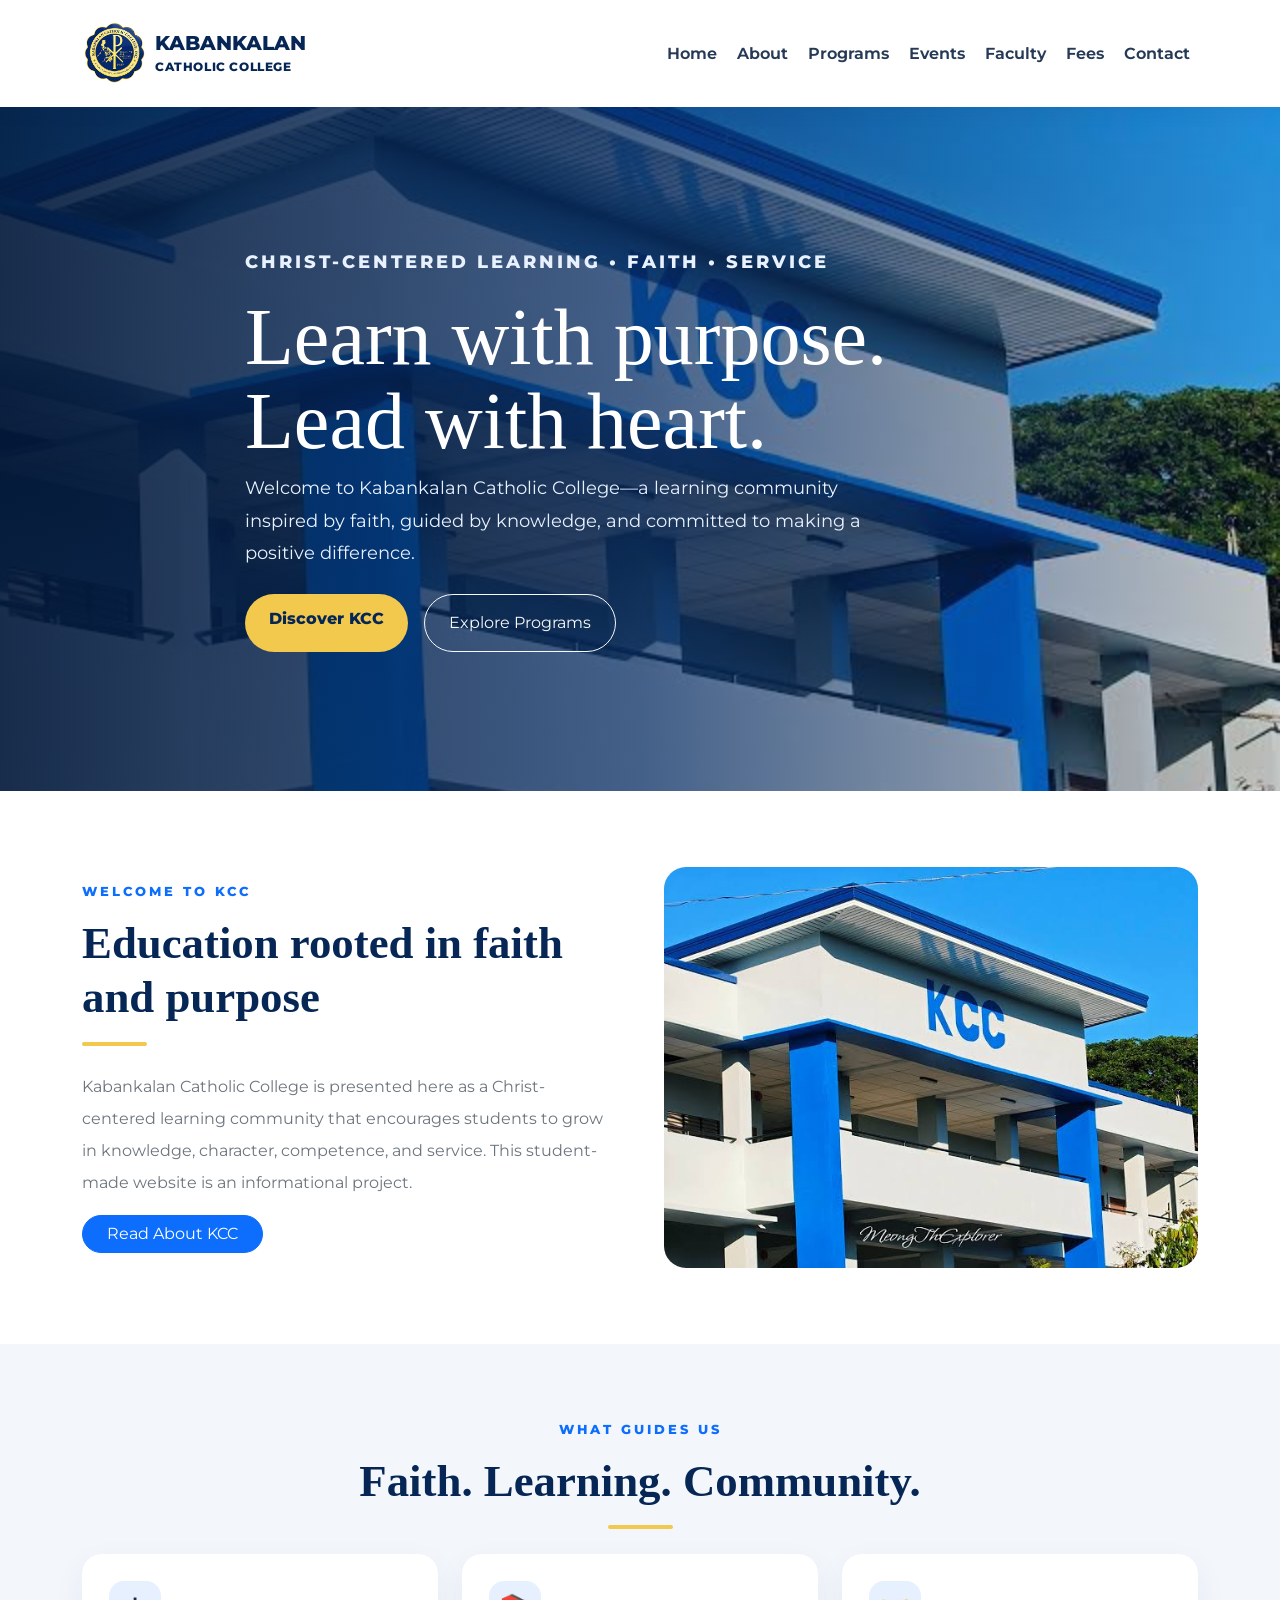
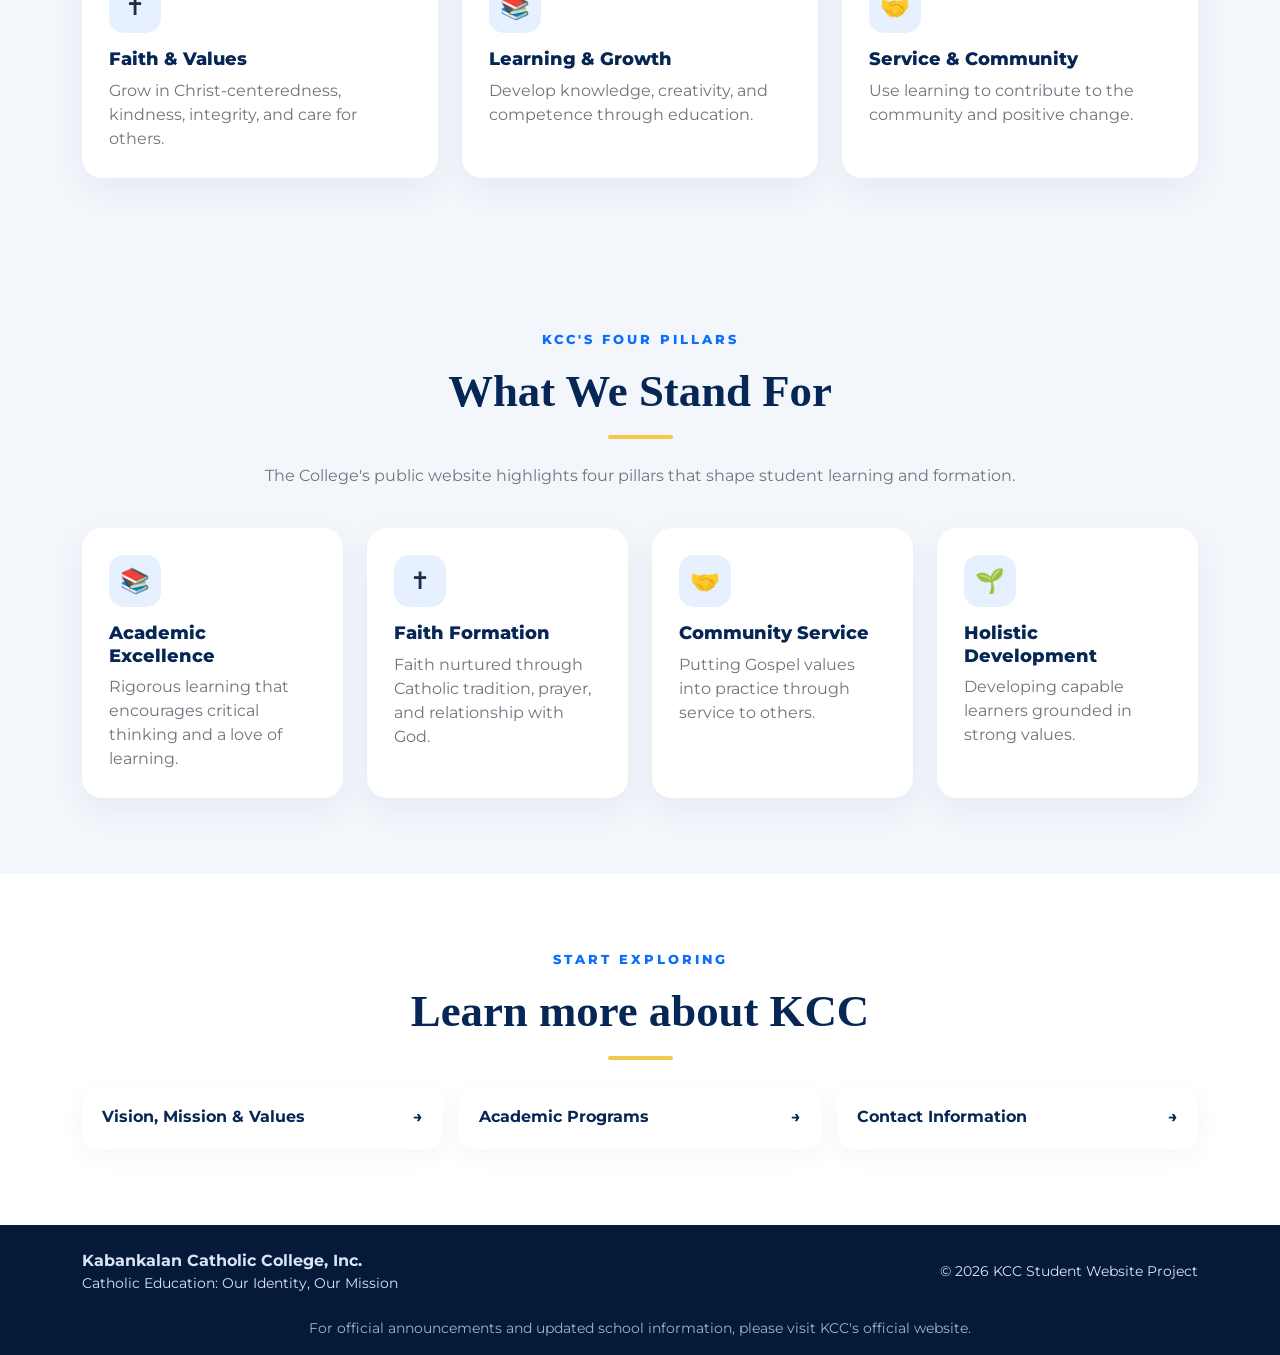
<file: index.html>
<!doctype html>
<html lang="en">
<head>
    <meta charset="utf-8">
    <meta name="viewport" content="width=device-width, initial-scale=1">
    <title>Index | Kabankalan Catholic College</title>
    <meta name="description" content="Student website project introducing Kabankalan Catholic College.">
    <link rel="preconnect" href="https://fonts.googleapis.com">
    <link rel="preconnect" href="https://fonts.gstatic.com" crossorigin>
    <link href="https://fonts.googleapis.com/css2?family=Montserrat:wght@400;500;600;700;800&display=swap" rel="stylesheet">
    <link href="https://cdn.jsdelivr.net/npm/bootstrap@5.3.3/dist/css/bootstrap.min.css" rel="stylesheet">
    <link href="assets/css/style.css" rel="stylesheet">
</head>
<body class="d-flex flex-column min-vh-100">
    <nav class="navbar navbar-expand-lg sticky-top">
        <div class="container py-2">
            <a class="navbar-brand d-flex align-items-center gap-2" href="index.html" aria-label="Kabankalan Catholic College home">
                <img class="brand-logo" src="assets/img/kcc-logo.png" alt="Kabankalan Catholic College Logo">
                <span class="brand-name">KABANKALAN<br><small>CATHOLIC COLLEGE</small></span>
            </a>
            <button class="navbar-toggler" type="button" data-bs-toggle="collapse" data-bs-target="#mainNav" aria-controls="mainNav" aria-expanded="false" aria-label="Toggle navigation">
                <span class="navbar-toggler-icon"></span>
            </button>
            <div class="collapse navbar-collapse" id="mainNav">
                <ul class="navbar-nav ms-auto align-items-lg-center gap-lg-1">
                <li class="nav-item"><a class="nav-link" href="index.html">Home</a></li>
                <li class="nav-item"><a class="nav-link" href="about.html">About</a></li>
                <li class="nav-item"><a class="nav-link" href="courses.html">Programs</a></li>
                <li class="nav-item"><a class="nav-link" href="events.html">Events</a></li>
                <li class="nav-item"><a class="nav-link" href="trainers.html">Faculty</a></li>
                <li class="nav-item"><a class="nav-link" href="pricing.html">Fees</a></li>
                <li class="nav-item"><a class="nav-link" href="contact.html">Contact</a></li>
                </ul>
            </div>
        </div>
    </nav>
    <main>
        <section class="hero">
            <div class="container hero-content">
                <p class="eyebrow">Christ-centered learning • Faith • Service</p>
                <h1>Learn with purpose.<br>Lead with heart.</h1>
                <p>Welcome to Kabankalan Catholic College—a learning community inspired by faith, guided by knowledge, and committed to making a positive difference.</p>
                <div class="d-flex flex-wrap gap-3 mt-4"><a class="btn btn-gold" href="about.html">Discover KCC</a><a class="btn btn-outline-light rounded-pill px-4 py-3" href="courses.html">Explore Programs</a></div>
            </div>
        </section>
        <section class="section"><div class="container"><div class="row align-items-center g-5"><div class="col-lg-6"><p class="eyebrow text-primary">Welcome to KCC</p><h2 class="section-title">Education rooted in faith and purpose</h2><div class="line ms-0"></div><p class="text-secondary lh-lg">Kabankalan Catholic College is presented here as a Christ-centered learning community that encourages students to grow in knowledge, character, competence, and service. This student-made website is an informational project.</p><a class="btn btn-primary rounded-pill px-4" href="about.html">Read About KCC</a></div><div class="col-lg-6"><img class="photo" src="assets/img/kcc-building.jpg" alt="Kabankalan Catholic College campus building"></div></div></div></section>
        <section class="section soft"><div class="container"><div class="text-center"><p class="eyebrow text-primary">What guides us</p><h2 class="section-title">Faith. Learning. Community.</h2><div class="line"></div></div><div class="row g-4"><div class="col-md-4"><div class="cardx"><div class="icon">✝</div><h3>Faith & Values</h3><p class="text-secondary mb-0">Grow in Christ-centeredness, kindness, integrity, and care for others.</p></div></div><div class="col-md-4"><div class="cardx"><div class="icon">📚</div><h3>Learning & Growth</h3><p class="text-secondary mb-0">Develop knowledge, creativity, and competence through education.</p></div></div><div class="col-md-4"><div class="cardx"><div class="icon">🤝</div><h3>Service & Community</h3><p class="text-secondary mb-0">Use learning to contribute to the community and positive change.</p></div></div></div></div></section>

        <section class="section soft"><div class="container"><div class="text-center"><p class="eyebrow text-primary">KCC's four pillars</p><h2 class="section-title">What We Stand For</h2><div class="line"></div><p class="text-secondary mx-auto" style="max-width:760px">The College's public website highlights four pillars that shape student learning and formation.</p></div><div class="row g-4 mt-2"><div class="col-md-6 col-lg-3"><div class="cardx"><div class="icon">📚</div><h3>Academic Excellence</h3><p class="text-secondary mb-0">Rigorous learning that encourages critical thinking and a love of learning.</p></div></div><div class="col-md-6 col-lg-3"><div class="cardx"><div class="icon">✝</div><h3>Faith Formation</h3><p class="text-secondary mb-0">Faith nurtured through Catholic tradition, prayer, and relationship with God.</p></div></div><div class="col-md-6 col-lg-3"><div class="cardx"><div class="icon">🤝</div><h3>Community Service</h3><p class="text-secondary mb-0">Putting Gospel values into practice through service to others.</p></div></div><div class="col-md-6 col-lg-3"><div class="cardx"><div class="icon">🌱</div><h3>Holistic Development</h3><p class="text-secondary mb-0">Developing capable learners grounded in strong values.</p></div></div></div></div></section>
        <section class="section"><div class="container text-center"><p class="eyebrow text-primary">Start exploring</p><h2 class="section-title">Learn more about KCC</h2><div class="line"></div><div class="row g-3"><div class="col-md-4"><a class="feature-link" href="about.html">Vision, Mission & Values <span>→</span></a></div><div class="col-md-4"><a class="feature-link" href="courses.html">Academic Programs <span>→</span></a></div><div class="col-md-4"><a class="feature-link" href="contact.html">Contact Information <span>→</span></a></div></div></div></section>
    </main>
    <footer class="site-footer mt-auto">
        <div class="container py-4 d-md-flex justify-content-between align-items-center">
            <div><strong>Kabankalan Catholic College, Inc.</strong><div class="small">Catholic Education: Our Identity, Our Mission</div></div>
            <div class="small mt-3 mt-md-0">&copy; <span data-year></span> KCC Student Website Project</div>
        </div>
        <div class="container small text-center pb-3 opacity-75">For official announcements and updated school information, please visit KCC's official website.</div>
    </footer>
    <script src="https://cdn.jsdelivr.net/npm/bootstrap@5.3.3/dist/js/bootstrap.bundle.min.js"></script>
    <script src="assets/js/main.js"></script>
</body>
</html>
</file>
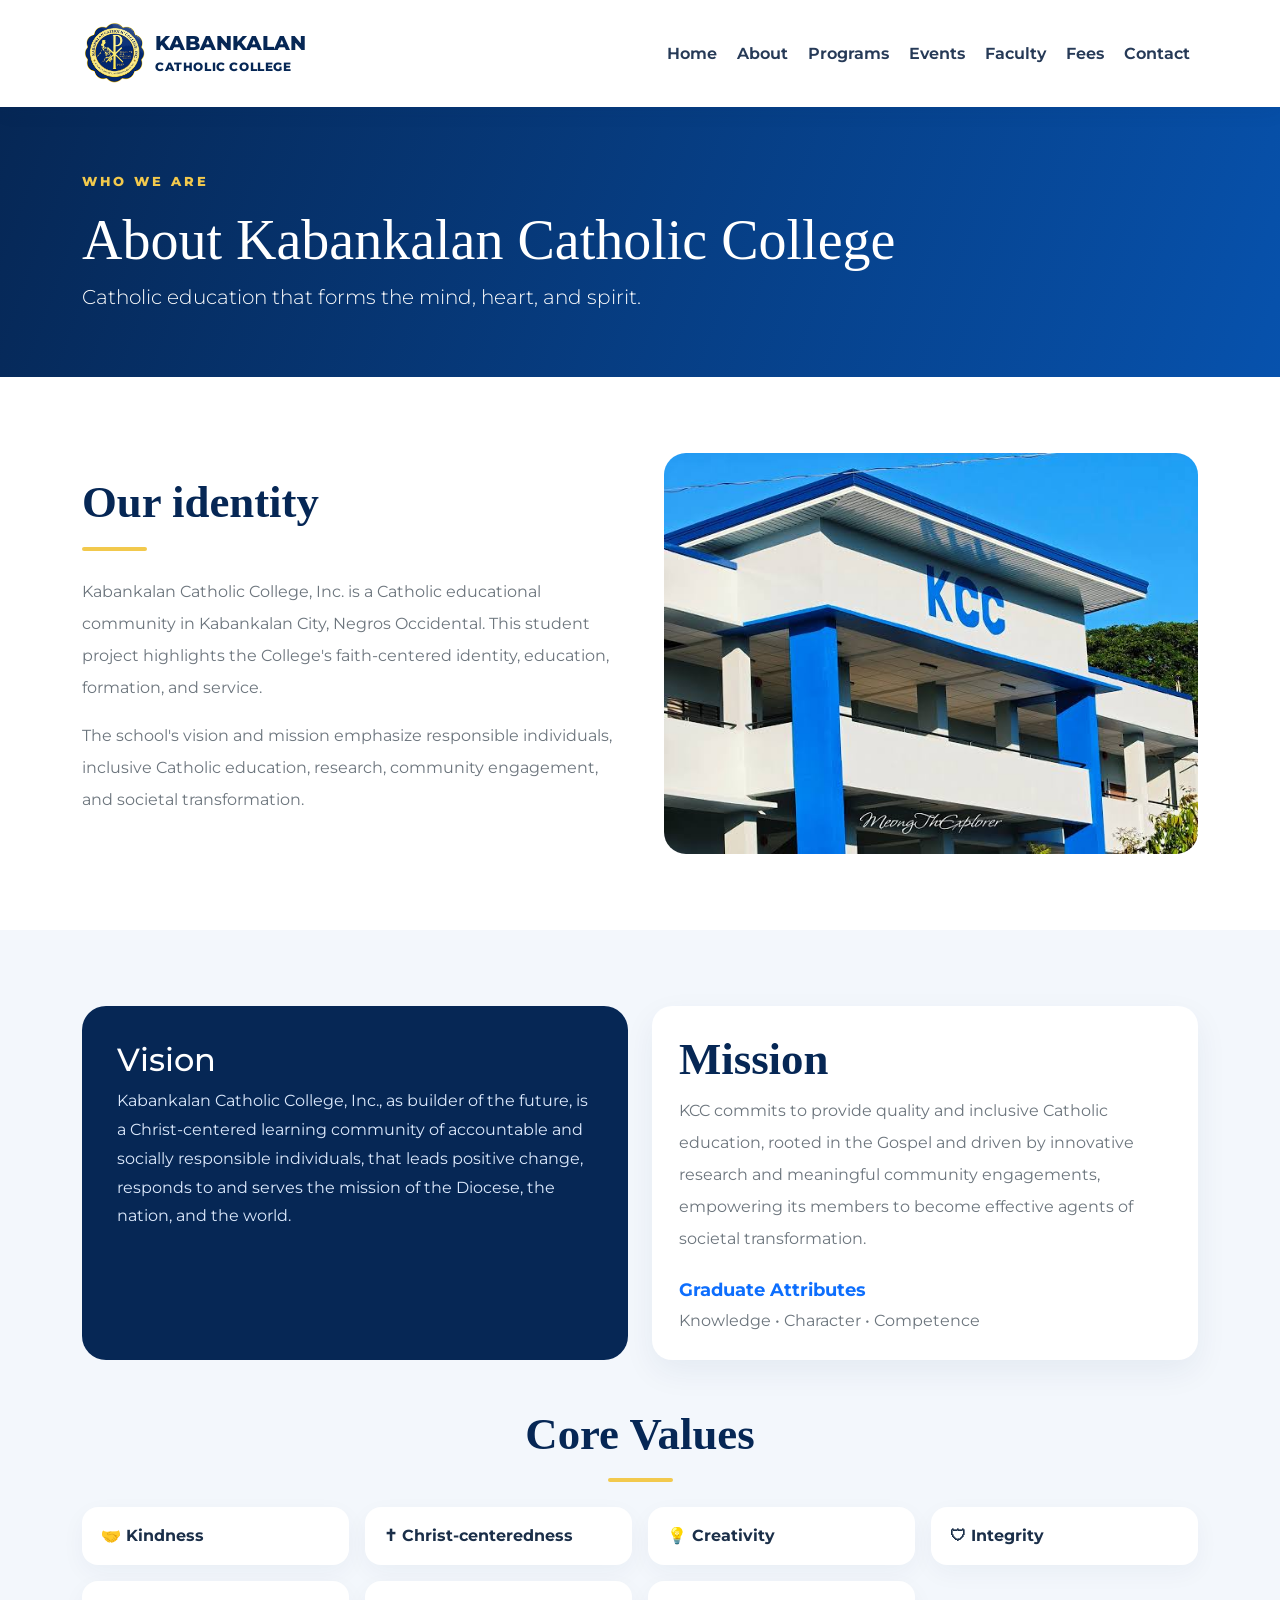
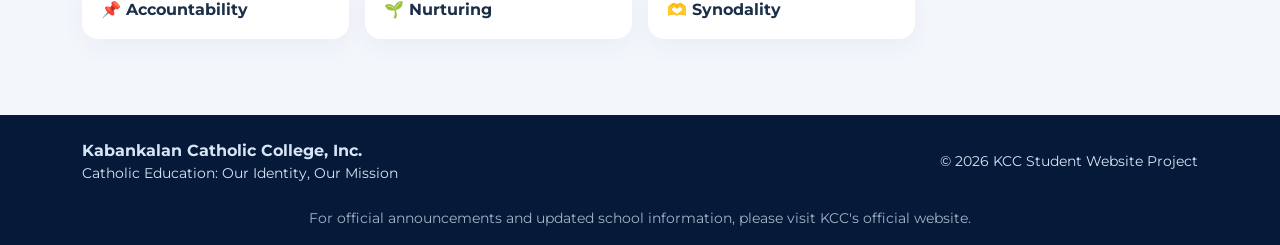
<file: about.html>
<!doctype html>
<html lang="en">
<head>
    <meta charset="utf-8">
    <meta name="viewport" content="width=device-width, initial-scale=1">
    <title>About | Kabankalan Catholic College</title>
    <meta name="description" content="Student website project introducing Kabankalan Catholic College.">
    <link rel="preconnect" href="https://fonts.googleapis.com">
    <link rel="preconnect" href="https://fonts.gstatic.com" crossorigin>
    <link href="https://fonts.googleapis.com/css2?family=Montserrat:wght@400;500;600;700;800&display=swap" rel="stylesheet">
    <link href="https://cdn.jsdelivr.net/npm/bootstrap@5.3.3/dist/css/bootstrap.min.css" rel="stylesheet">
    <link href="assets/css/style.css" rel="stylesheet">
</head>
<body class="d-flex flex-column min-vh-100">
    <nav class="navbar navbar-expand-lg sticky-top">
        <div class="container py-2">
            <a class="navbar-brand d-flex align-items-center gap-2" href="index.html" aria-label="Kabankalan Catholic College home">
                <img class="brand-logo" src="assets/img/kcc-logo.png" alt="Kabankalan Catholic College Logo">
                <span class="brand-name">KABANKALAN<br><small>CATHOLIC COLLEGE</small></span>
            </a>
            <button class="navbar-toggler" type="button" data-bs-toggle="collapse" data-bs-target="#mainNav" aria-controls="mainNav" aria-expanded="false" aria-label="Toggle navigation">
                <span class="navbar-toggler-icon"></span>
            </button>
            <div class="collapse navbar-collapse" id="mainNav">
                <ul class="navbar-nav ms-auto align-items-lg-center gap-lg-1">
                <li class="nav-item"><a class="nav-link" href="index.html">Home</a></li>
                <li class="nav-item"><a class="nav-link" href="about.html">About</a></li>
                <li class="nav-item"><a class="nav-link" href="courses.html">Programs</a></li>
                <li class="nav-item"><a class="nav-link" href="events.html">Events</a></li>
                <li class="nav-item"><a class="nav-link" href="trainers.html">Faculty</a></li>
                <li class="nav-item"><a class="nav-link" href="pricing.html">Fees</a></li>
                <li class="nav-item"><a class="nav-link" href="contact.html">Contact</a></li>
                </ul>
            </div>
        </div>
    </nav>
    <main><header class="pagehero"><div class="container"><p class="eyebrow">Who we are</p><h1>About Kabankalan Catholic College</h1><p class="lead mb-0">Catholic education that forms the mind, heart, and spirit.</p></div></header>
        <section class="section"><div class="container"><div class="row align-items-center g-5"><div class="col-lg-6"><h2 class="section-title">Our identity</h2><div class="line ms-0"></div><p class="text-secondary lh-lg">Kabankalan Catholic College, Inc. is a Catholic educational community in Kabankalan City, Negros Occidental. This student project highlights the College's faith-centered identity, education, formation, and service.</p><p class="text-secondary lh-lg">The school's vision and mission emphasize responsible individuals, inclusive Catholic education, research, community engagement, and societal transformation.</p></div><div class="col-lg-6"><img class="photo" src="assets/img/kcc-building.jpg" alt="KCC campus building"></div></div></div></section>
        <section class="section soft"><div class="container"><div class="row g-4"><div class="col-lg-6"><div class="quote h-100"><h2>Vision</h2><p>Kabankalan Catholic College, Inc., as builder of the future, is a Christ-centered learning community of accountable and socially responsible individuals, that leads positive change, responds to and serves the mission of the Diocese, the nation, and the world.</p></div></div><div class="col-lg-6"><div class="cardx h-100"><h2 class="section-title">Mission</h2><p class="text-secondary lh-lg">KCC commits to provide quality and inclusive Catholic education, rooted in the Gospel and driven by innovative research and meaningful community engagements, empowering its members to become effective agents of societal transformation.</p><h3 class="mt-4 fw-bold text-primary">Graduate Attributes</h3><p class="text-secondary mb-0">Knowledge • Character • Competence</p></div></div></div><h2 class="section-title text-center mt-5">Core Values</h2><div class="line"></div><div class="row g-3"><div class="col-sm-6 col-lg-3"><div class="value-pill">🤝 Kindness</div></div><div class="col-sm-6 col-lg-3"><div class="value-pill">✝ Christ-centeredness</div></div><div class="col-sm-6 col-lg-3"><div class="value-pill">💡 Creativity</div></div><div class="col-sm-6 col-lg-3"><div class="value-pill">🛡 Integrity</div></div><div class="col-sm-6 col-lg-3"><div class="value-pill">📌 Accountability</div></div><div class="col-sm-6 col-lg-3"><div class="value-pill">🌱 Nurturing</div></div><div class="col-sm-6 col-lg-3"><div class="value-pill">🫶 Synodality</div></div></div></div></section></main>
    <footer class="site-footer mt-auto">
        <div class="container py-4 d-md-flex justify-content-between align-items-center">
            <div><strong>Kabankalan Catholic College, Inc.</strong><div class="small">Catholic Education: Our Identity, Our Mission</div></div>
            <div class="small mt-3 mt-md-0">&copy; <span data-year></span> KCC Student Website Project</div>
        </div>
        <div class="container small text-center pb-3 opacity-75">For official announcements and updated school information, please visit KCC's official website.</div>
    </footer>
    <script src="https://cdn.jsdelivr.net/npm/bootstrap@5.3.3/dist/js/bootstrap.bundle.min.js"></script>
    <script src="assets/js/main.js"></script>
</body>
</html>
</file>
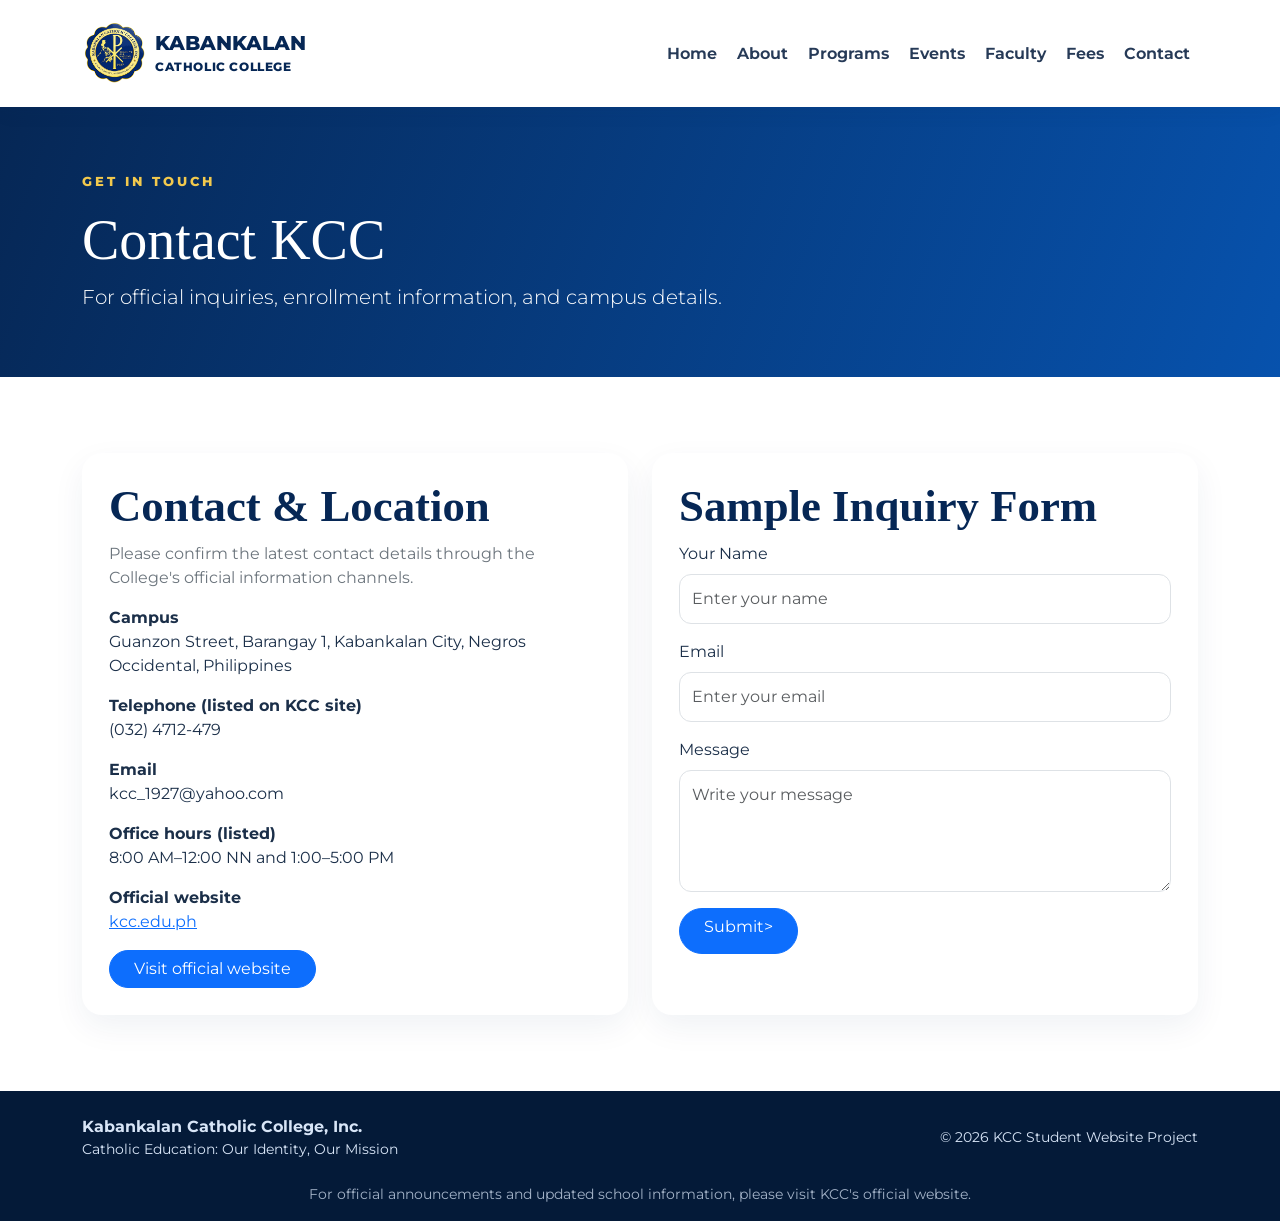
<file: contact.html>
<!doctype html>
<html lang="en">
<head>
    <meta charset="utf-8">
    <meta name="viewport" content="width=device-width, initial-scale=1">
    <title>Contact | Kabankalan Catholic College</title>
    <meta name="description" content="Student website project introducing Kabankalan Catholic College.">
    <link rel="preconnect" href="https://fonts.googleapis.com">
    <link rel="preconnect" href="https://fonts.gstatic.com" crossorigin>
    <link href="https://fonts.googleapis.com/css2?family=Montserrat:wght@400;500;600;700;800&display=swap" rel="stylesheet">
    <link href="https://cdn.jsdelivr.net/npm/bootstrap@5.3.3/dist/css/bootstrap.min.css" rel="stylesheet">
    <link href="assets/css/style.css" rel="stylesheet">
</head>
<body class="d-flex flex-column min-vh-100">
    <nav class="navbar navbar-expand-lg sticky-top">
        <div class="container py-2">
            <a class="navbar-brand d-flex align-items-center gap-2" href="index.html" aria-label="Kabankalan Catholic College home">
                <img class="brand-logo" src="assets/img/kcc-logo.png" alt="Kabankalan Catholic College Logo">
                <span class="brand-name">KABANKALAN<br><small>CATHOLIC COLLEGE</small></span>
            </a>
            <button class="navbar-toggler" type="button" data-bs-toggle="collapse" data-bs-target="#mainNav" aria-controls="mainNav" aria-expanded="false" aria-label="Toggle navigation">
                <span class="navbar-toggler-icon"></span>
            </button>
            <div class="collapse navbar-collapse" id="mainNav">
                <ul class="navbar-nav ms-auto align-items-lg-center gap-lg-1">
                <li class="nav-item"><a class="nav-link" href="index.html">Home</a></li>
                <li class="nav-item"><a class="nav-link" href="about.html">About</a></li>
                <li class="nav-item"><a class="nav-link" href="courses.html">Programs</a></li>
                <li class="nav-item"><a class="nav-link" href="events.html">Events</a></li>
                <li class="nav-item"><a class="nav-link" href="trainers.html">Faculty</a></li>
                <li class="nav-item"><a class="nav-link" href="pricing.html">Fees</a></li>
                <li class="nav-item"><a class="nav-link" href="contact.html">Contact</a></li>
                </ul>
            </div>
        </div>
    </nav>
    <main><header class="pagehero"><div class="container"><p class="eyebrow">Get in touch</p><h1>Contact KCC</h1><p class="lead mb-0">For official inquiries, enrollment information, and campus details.</p></div></header><section class="section"><div class="container"><div class="row g-4"><div class="col-lg-6"><div class="cardx"><h2 class="section-title">Contact & Location</h2><p class="text-secondary">Please confirm the latest contact details through the College's official information channels.</p><p><strong>Campus</strong><br>Guanzon Street, Barangay 1, Kabankalan City, Negros Occidental, Philippines</p><p><strong>Telephone (listed on KCC site)</strong><br>(032) 4712-479</p><p><strong>Email</strong><br>kcc_1927@yahoo.com</p><p><strong>Office hours (listed)</strong><br>8:00 AM–12:00 NN and 1:00–5:00 PM</p><p><strong>Official website</strong><br><a href="https://kcc.edu.ph/" target="_blank" rel="noopener">kcc.edu.ph</a></p><a class="btn btn-primary rounded-pill px-4" href="https://kcc.edu.ph/" target="_blank" rel="noopener">Visit official website</a></div></div><div class="col-lg-6"><div class="cardx"><h2 class="section-title">Sample Inquiry Form</h2><form id="demoContactForm"><label class="form-label" for="name">Your Name</label><input class="form-control mb-3" id="name" name="name" placeholder="Enter your name" required><label class="form-label" for="email">Email</label><input class="form-control mb-3" id="email" name="email" type="email" placeholder="Enter your email" required><label class="form-label" for="message">Message</label><textarea class="form-control mb-3" id="message" name="message" rows="4" placeholder="Write your message" required></textarea><button class="btn btn-primary rounded-pill px-4" type="submit">Submit></form><small class="text-muted d-block mt-2"></small></div></div></div></div></section></main>
    <footer class="site-footer mt-auto">
        <div class="container py-4 d-md-flex justify-content-between align-items-center">
            <div><strong>Kabankalan Catholic College, Inc.</strong><div class="small">Catholic Education: Our Identity, Our Mission</div></div>
            <div class="small mt-3 mt-md-0">&copy; <span data-year></span> KCC Student Website Project</div>
        </div>
        <div class="container small text-center pb-3 opacity-75">For official announcements and updated school information, please visit KCC's official website.</div>
    </footer>
    <script src="https://cdn.jsdelivr.net/npm/bootstrap@5.3.3/dist/js/bootstrap.bundle.min.js"></script>
    <script src="assets/js/main.js"></script>
</body>
</html>
</file>
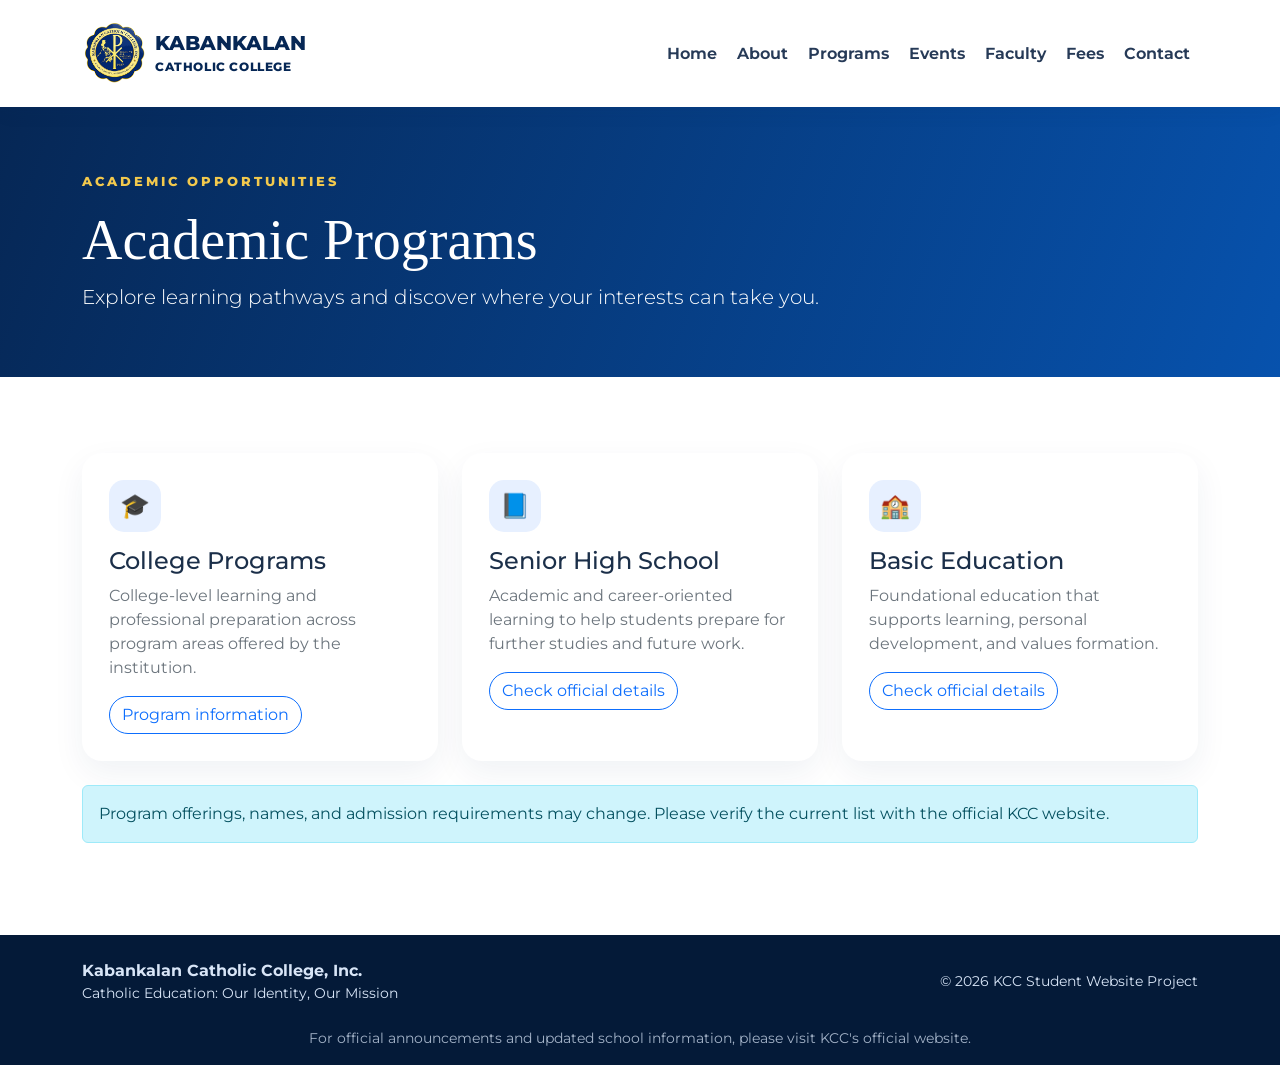
<file: courses.html>
<!doctype html>
<html lang="en">
<head>
    <meta charset="utf-8">
    <meta name="viewport" content="width=device-width, initial-scale=1">
    <title>Courses | Kabankalan Catholic College</title>
    <meta name="description" content="Student website project introducing Kabankalan Catholic College.">
    <link rel="preconnect" href="https://fonts.googleapis.com">
    <link rel="preconnect" href="https://fonts.gstatic.com" crossorigin>
    <link href="https://fonts.googleapis.com/css2?family=Montserrat:wght@400;500;600;700;800&display=swap" rel="stylesheet">
    <link href="https://cdn.jsdelivr.net/npm/bootstrap@5.3.3/dist/css/bootstrap.min.css" rel="stylesheet">
    <link href="assets/css/style.css" rel="stylesheet">
</head>
<body class="d-flex flex-column min-vh-100">
    <nav class="navbar navbar-expand-lg sticky-top">
        <div class="container py-2">
            <a class="navbar-brand d-flex align-items-center gap-2" href="index.html" aria-label="Kabankalan Catholic College home">
                 <img class="brand-logo" src="assets/img/kcc-logo.png" alt="Kabankalan Catholic College Logo">
                <span class="brand-name">KABANKALAN<br><small>CATHOLIC COLLEGE</small></span>
            </a>
            <button class="navbar-toggler" type="button" data-bs-toggle="collapse" data-bs-target="#mainNav" aria-controls="mainNav" aria-expanded="false" aria-label="Toggle navigation">
                <span class="navbar-toggler-icon"></span>
            </button>
            <div class="collapse navbar-collapse" id="mainNav">
                <ul class="navbar-nav ms-auto align-items-lg-center gap-lg-1">
                <li class="nav-item"><a class="nav-link" href="index.html">Home</a></li>
                <li class="nav-item"><a class="nav-link" href="about.html">About</a></li>
                <li class="nav-item"><a class="nav-link" href="courses.html">Programs</a></li>
                <li class="nav-item"><a class="nav-link" href="events.html">Events</a></li>
                <li class="nav-item"><a class="nav-link" href="trainers.html">Faculty</a></li>
                <li class="nav-item"><a class="nav-link" href="pricing.html">Fees</a></li>
                <li class="nav-item"><a class="nav-link" href="contact.html">Contact</a></li>
                </ul>
            </div>
        </div>
    </nav>
    <main><header class="pagehero"><div class="container"><p class="eyebrow">Academic opportunities</p><h1>Academic Programs</h1><p class="lead mb-0">Explore learning pathways and discover where your interests can take you.</p></div></header><section class="section"><div class="container"><div class="row g-4"><div class="col-md-6 col-lg-4"><article class="cardx"><div class="icon">🎓</div><h2 class="h4">College Programs</h2><p class="text-secondary">College-level learning and professional preparation across program areas offered by the institution.</p><a href="course-details.html" class="btn btn-outline-primary rounded-pill">Program information</a></article></div><div class="col-md-6 col-lg-4"><article class="cardx"><div class="icon">📘</div><h2 class="h4">Senior High School</h2><p class="text-secondary">Academic and career-oriented learning to help students prepare for further studies and future work.</p><a href="https://kcc.edu.ph/" class="btn btn-outline-primary rounded-pill" target="_blank" rel="noopener">Check official details</a></article></div><div class="col-md-6 col-lg-4"><article class="cardx"><div class="icon">🏫</div><h2 class="h4">Basic Education</h2><p class="text-secondary">Foundational education that supports learning, personal development, and values formation.</p><a href="https://kcc.edu.ph/" class="btn btn-outline-primary rounded-pill" target="_blank" rel="noopener">Check official details</a></article></div></div><div class="alert alert-info mt-4">Program offerings, names, and admission requirements may change. Please verify the current list with the official KCC website.</div></div></section></main>
    <footer class="site-footer mt-auto">
        <div class="container py-4 d-md-flex justify-content-between align-items-center">
            <div><strong>Kabankalan Catholic College, Inc.</strong><div class="small">Catholic Education: Our Identity, Our Mission</div></div>
            <div class="small mt-3 mt-md-0">&copy; <span data-year></span> KCC Student Website Project</div>
        </div>
        <div class="container small text-center pb-3 opacity-75">For official announcements and updated school information, please visit KCC's official website.</div>
    </footer>
    <script src="https://cdn.jsdelivr.net/npm/bootstrap@5.3.3/dist/js/bootstrap.bundle.min.js"></script>
    <script src="assets/js/main.js"></script>
</body>
</html>
</file>
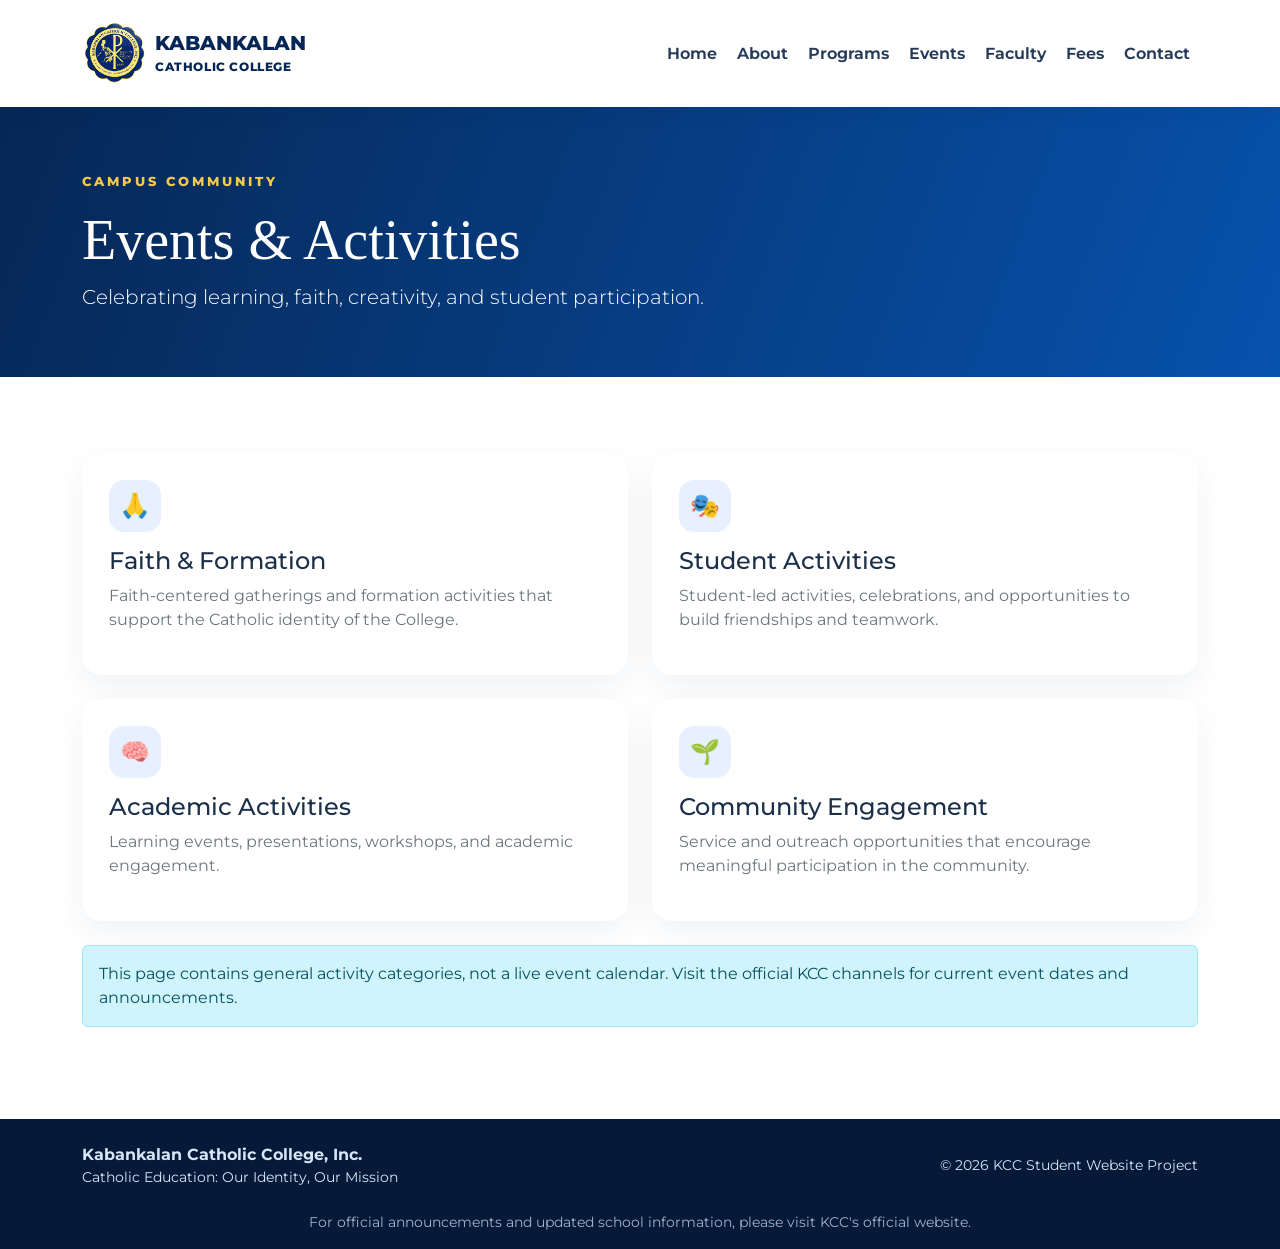
<file: events.html>
<!doctype html>
<html lang="en">
<head>
    <meta charset="utf-8">
    <meta name="viewport" content="width=device-width, initial-scale=1">
    <title>Events | Kabankalan Catholic College</title>
    <meta name="description" content="Student website project introducing Kabankalan Catholic College.">
    <link rel="preconnect" href="https://fonts.googleapis.com">
    <link rel="preconnect" href="https://fonts.gstatic.com" crossorigin>
    <link href="https://fonts.googleapis.com/css2?family=Montserrat:wght@400;500;600;700;800&display=swap" rel="stylesheet">
    <link href="https://cdn.jsdelivr.net/npm/bootstrap@5.3.3/dist/css/bootstrap.min.css" rel="stylesheet">
    <link href="assets/css/style.css" rel="stylesheet">
</head>
<body class="d-flex flex-column min-vh-100">
    <nav class="navbar navbar-expand-lg sticky-top">
        <div class="container py-2">
            <a class="navbar-brand d-flex align-items-center gap-2" href="index.html" aria-label="Kabankalan Catholic College home">
                 <img class="brand-logo" src="assets/img/kcc-logo.png" alt="Kabankalan Catholic College Logo">
                <span class="brand-name">KABANKALAN<br><small>CATHOLIC COLLEGE</small></span>
            </a>
            <button class="navbar-toggler" type="button" data-bs-toggle="collapse" data-bs-target="#mainNav" aria-controls="mainNav" aria-expanded="false" aria-label="Toggle navigation">
                <span class="navbar-toggler-icon"></span>
            </button>
            <div class="collapse navbar-collapse" id="mainNav">
                <ul class="navbar-nav ms-auto align-items-lg-center gap-lg-1">
                <li class="nav-item"><a class="nav-link" href="index.html">Home</a></li>
                <li class="nav-item"><a class="nav-link" href="about.html">About</a></li>
                <li class="nav-item"><a class="nav-link" href="courses.html">Programs</a></li>
                <li class="nav-item"><a class="nav-link" href="events.html">Events</a></li>
                <li class="nav-item"><a class="nav-link" href="trainers.html">Faculty</a></li>
                <li class="nav-item"><a class="nav-link" href="pricing.html">Fees</a></li>
                <li class="nav-item"><a class="nav-link" href="contact.html">Contact</a></li>
                </ul>
            </div>
        </div>
    </nav>
    <main><header class="pagehero"><div class="container"><p class="eyebrow">Campus community</p><h1>Events & Activities</h1><p class="lead mb-0">Celebrating learning, faith, creativity, and student participation.</p></div></header><section class="section"><div class="container"><div class="row g-4"><div class="col-md-6"><div class="cardx"><div class="icon">🙏</div><h2 class="h4">Faith & Formation</h2><p class="text-secondary">Faith-centered gatherings and formation activities that support the Catholic identity of the College.</p></div></div><div class="col-md-6"><div class="cardx"><div class="icon">🎭</div><h2 class="h4">Student Activities</h2><p class="text-secondary">Student-led activities, celebrations, and opportunities to build friendships and teamwork.</p></div></div><div class="col-md-6"><div class="cardx"><div class="icon">🧠</div><h2 class="h4">Academic Activities</h2><p class="text-secondary">Learning events, presentations, workshops, and academic engagement.</p></div></div><div class="col-md-6"><div class="cardx"><div class="icon">🌱</div><h2 class="h4">Community Engagement</h2><p class="text-secondary">Service and outreach opportunities that encourage meaningful participation in the community.</p></div></div></div><p class="alert alert-info mt-4">This page contains general activity categories, not a live event calendar. Visit the official KCC channels for current event dates and announcements.</p></div></section></main>
    <footer class="site-footer mt-auto">
        <div class="container py-4 d-md-flex justify-content-between align-items-center">
            <div><strong>Kabankalan Catholic College, Inc.</strong><div class="small">Catholic Education: Our Identity, Our Mission</div></div>
            <div class="small mt-3 mt-md-0">&copy; <span data-year></span> KCC Student Website Project</div>
        </div>
        <div class="container small text-center pb-3 opacity-75">For official announcements and updated school information, please visit KCC's official website.</div>
    </footer>
    <script src="https://cdn.jsdelivr.net/npm/bootstrap@5.3.3/dist/js/bootstrap.bundle.min.js"></script>
    <script src="assets/js/main.js"></script>
</body>
</html>
</file>
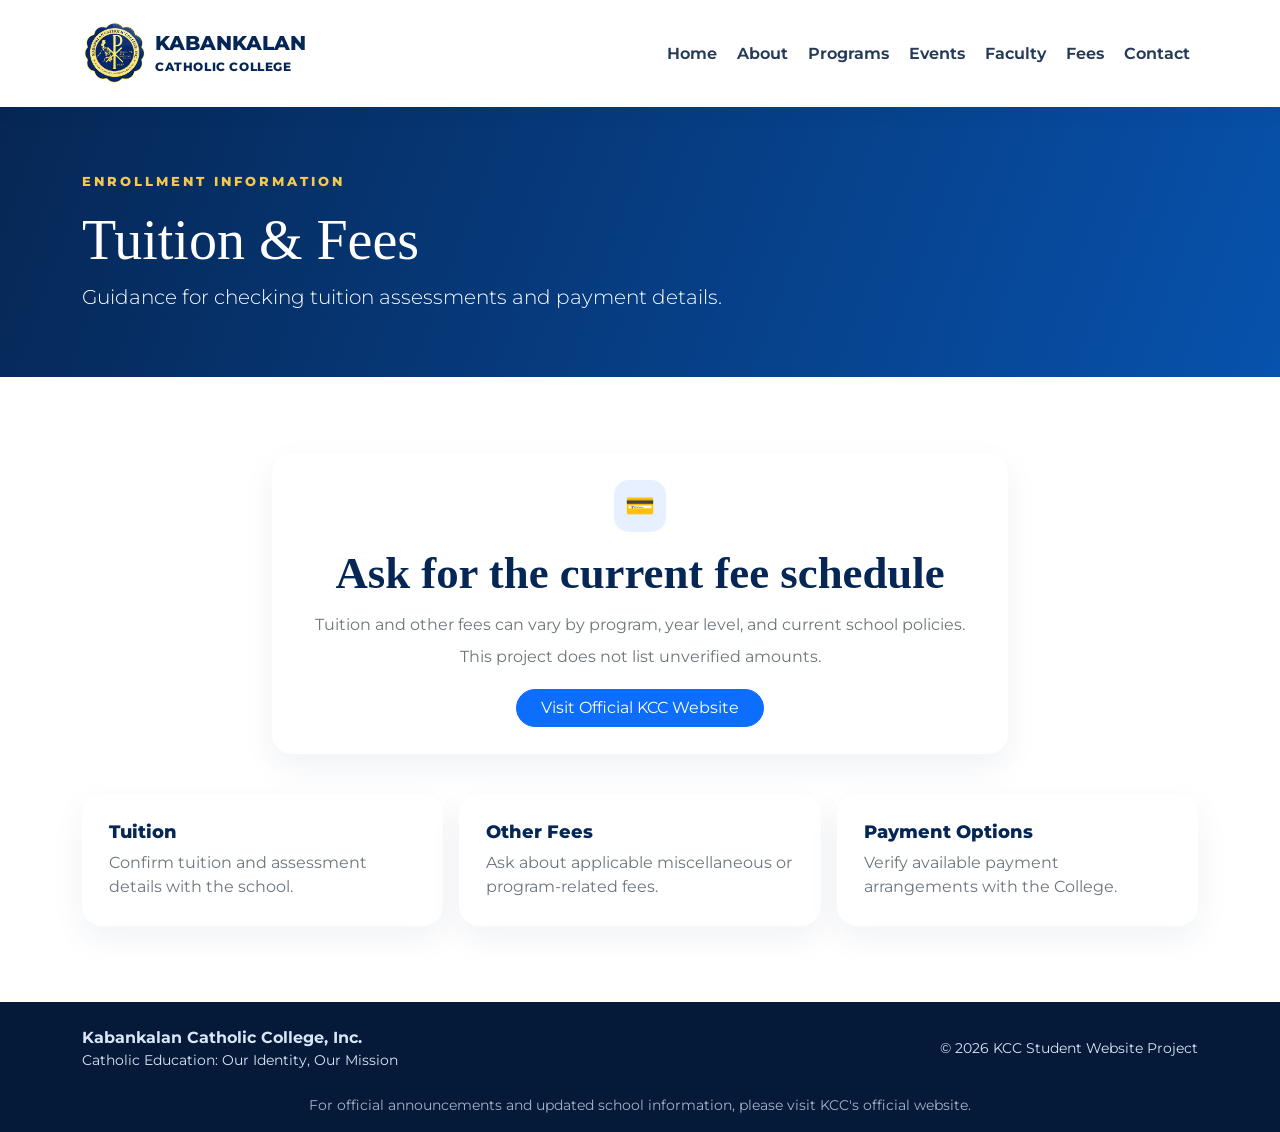
<file: pricing.html>
<!doctype html>
<html lang="en">
<head>
    <meta charset="utf-8">
    <meta name="viewport" content="width=device-width, initial-scale=1">
    <title>Pricing | Kabankalan Catholic College</title>
    <meta name="description" content="Student website project introducing Kabankalan Catholic College.">
    <link rel="preconnect" href="https://fonts.googleapis.com">
    <link rel="preconnect" href="https://fonts.gstatic.com" crossorigin>
    <link href="https://fonts.googleapis.com/css2?family=Montserrat:wght@400;500;600;700;800&display=swap" rel="stylesheet">
    <link href="https://cdn.jsdelivr.net/npm/bootstrap@5.3.3/dist/css/bootstrap.min.css" rel="stylesheet">
    <link href="assets/css/style.css" rel="stylesheet">
</head>
<body class="d-flex flex-column min-vh-100">
    <nav class="navbar navbar-expand-lg sticky-top">
        <div class="container py-2">
            <a class="navbar-brand d-flex align-items-center gap-2" href="index.html" aria-label="Kabankalan Catholic College home">
                 <img class="brand-logo" src="assets/img/kcc-logo.png" alt="Kabankalan Catholic College Logo">
                <span class="brand-name">KABANKALAN<br><small>CATHOLIC COLLEGE</small></span>
            </a>
            <button class="navbar-toggler" type="button" data-bs-toggle="collapse" data-bs-target="#mainNav" aria-controls="mainNav" aria-expanded="false" aria-label="Toggle navigation">
                <span class="navbar-toggler-icon"></span>
            </button>
            <div class="collapse navbar-collapse" id="mainNav">
                <ul class="navbar-nav ms-auto align-items-lg-center gap-lg-1">
                <li class="nav-item"><a class="nav-link" href="index.html">Home</a></li>
                <li class="nav-item"><a class="nav-link" href="about.html">About</a></li>
                <li class="nav-item"><a class="nav-link" href="courses.html">Programs</a></li>
                <li class="nav-item"><a class="nav-link" href="events.html">Events</a></li>
                <li class="nav-item"><a class="nav-link" href="trainers.html">Faculty</a></li>
                <li class="nav-item"><a class="nav-link" href="pricing.html">Fees</a></li>
                <li class="nav-item"><a class="nav-link" href="contact.html">Contact</a></li>
                </ul>
            </div>
        </div>
    </nav>
    <main><header class="pagehero"><div class="container"><p class="eyebrow">Enrollment information</p><h1>Tuition & Fees</h1><p class="lead mb-0">Guidance for checking tuition assessments and payment details.</p></div></header><section class="section"><div class="container"><div class="row justify-content-center"><div class="col-lg-8"><div class="cardx text-center"><div class="icon mx-auto">💳</div><h2 class="section-title">Ask for the current fee schedule</h2><p class="text-secondary lh-lg">Tuition and other fees can vary by program, year level, and current school policies. This project does not list unverified amounts.</p><a href="https://kcc.edu.ph/" target="_blank" rel="noopener" class="btn btn-primary rounded-pill px-4">Visit Official KCC Website</a></div></div></div><div class="row g-3 mt-4"><div class="col-md-4"><div class="cardx"><h3>Tuition</h3><p class="text-secondary mb-0">Confirm tuition and assessment details with the school.</p></div></div><div class="col-md-4"><div class="cardx"><h3>Other Fees</h3><p class="text-secondary mb-0">Ask about applicable miscellaneous or program-related fees.</p></div></div><div class="col-md-4"><div class="cardx"><h3>Payment Options</h3><p class="text-secondary mb-0">Verify available payment arrangements with the College.</p></div></div></div></div></section></main>
    <footer class="site-footer mt-auto">
        <div class="container py-4 d-md-flex justify-content-between align-items-center">
            <div><strong>Kabankalan Catholic College, Inc.</strong><div class="small">Catholic Education: Our Identity, Our Mission</div></div>
            <div class="small mt-3 mt-md-0">&copy; <span data-year></span> KCC Student Website Project</div>
        </div>
        <div class="container small text-center pb-3 opacity-75">For official announcements and updated school information, please visit KCC's official website.</div>
    </footer>
    <script src="https://cdn.jsdelivr.net/npm/bootstrap@5.3.3/dist/js/bootstrap.bundle.min.js"></script>
    <script src="assets/js/main.js"></script>
</body>
</html>
</file>
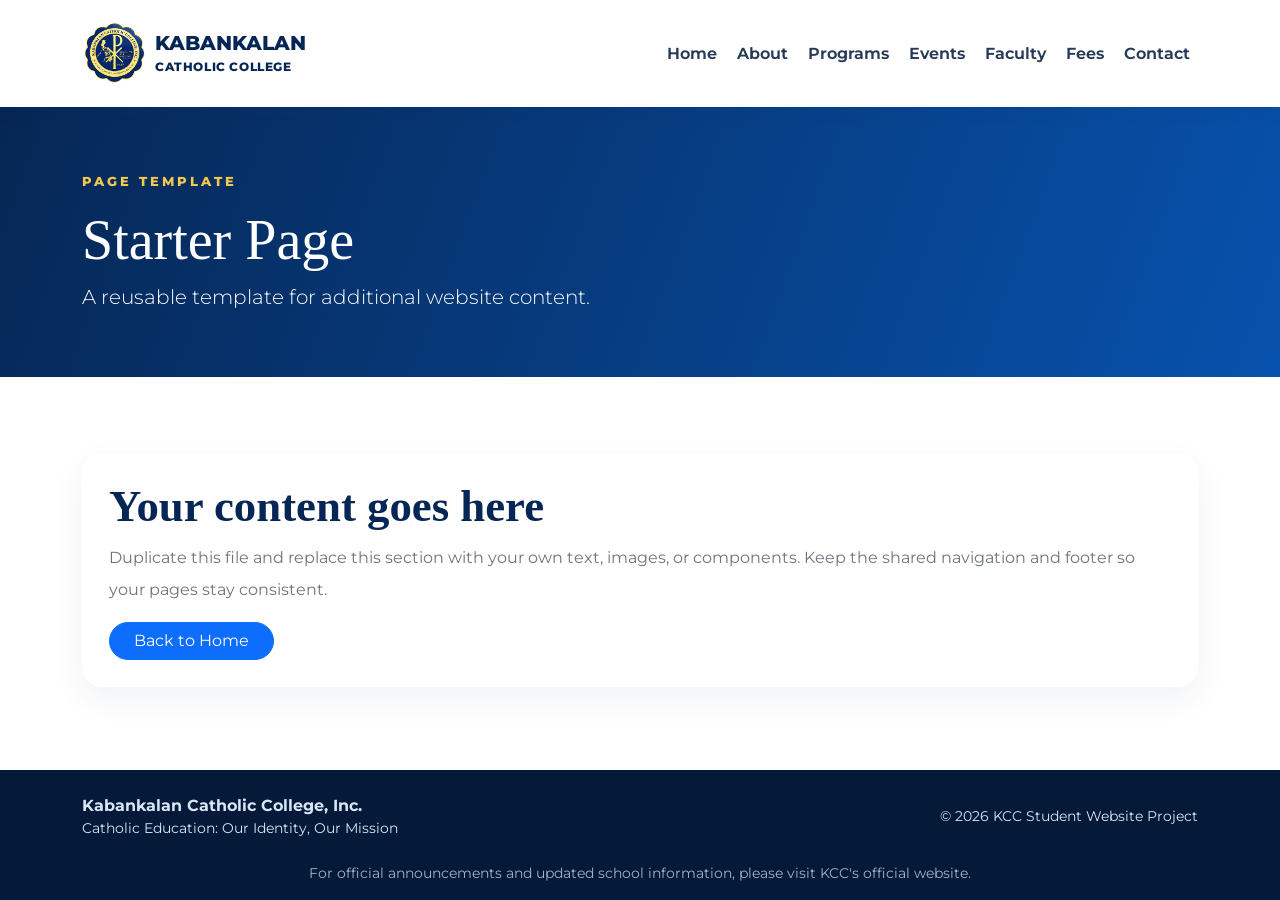
<file: starter-page.html>
<!doctype html>
<html lang="en">
<head>
    <meta charset="utf-8">
    <meta name="viewport" content="width=device-width, initial-scale=1">
    <title>Starter Page | Kabankalan Catholic College</title>
    <meta name="description" content="Student website project introducing Kabankalan Catholic College.">
    <link rel="preconnect" href="https://fonts.googleapis.com">
    <link rel="preconnect" href="https://fonts.gstatic.com" crossorigin>
    <link href="https://fonts.googleapis.com/css2?family=Montserrat:wght@400;500;600;700;800&display=swap" rel="stylesheet">
    <link href="https://cdn.jsdelivr.net/npm/bootstrap@5.3.3/dist/css/bootstrap.min.css" rel="stylesheet">
    <link href="assets/css/style.css" rel="stylesheet">
</head>
<body class="d-flex flex-column min-vh-100">
    <nav class="navbar navbar-expand-lg sticky-top">
        <div class="container py-2">
            <a class="navbar-brand d-flex align-items-center gap-2" href="index.html" aria-label="Kabankalan Catholic College home">
                 <img class="brand-logo" src="assets/img/kcc-logo.png" alt="Kabankalan Catholic College Logo">
                <span class="brand-name">KABANKALAN<br><small>CATHOLIC COLLEGE</small></span>
            </a>
            <button class="navbar-toggler" type="button" data-bs-toggle="collapse" data-bs-target="#mainNav" aria-controls="mainNav" aria-expanded="false" aria-label="Toggle navigation">
                <span class="navbar-toggler-icon"></span>
            </button>
            <div class="collapse navbar-collapse" id="mainNav">
                <ul class="navbar-nav ms-auto align-items-lg-center gap-lg-1">
                <li class="nav-item"><a class="nav-link" href="index.html">Home</a></li>
                <li class="nav-item"><a class="nav-link" href="about.html">About</a></li>
                <li class="nav-item"><a class="nav-link" href="courses.html">Programs</a></li>
                <li class="nav-item"><a class="nav-link" href="events.html">Events</a></li>
                <li class="nav-item"><a class="nav-link" href="trainers.html">Faculty</a></li>
                <li class="nav-item"><a class="nav-link" href="pricing.html">Fees</a></li>
                <li class="nav-item"><a class="nav-link" href="contact.html">Contact</a></li>
                </ul>
            </div>
        </div>
    </nav>
    <main><header class="pagehero"><div class="container"><p class="eyebrow">Page template</p><h1>Starter Page</h1><p class="lead mb-0">A reusable template for additional website content.</p></div></header><section class="section"><div class="container"><div class="cardx"><h2 class="section-title">Your content goes here</h2><p class="text-secondary lh-lg">Duplicate this file and replace this section with your own text, images, or components. Keep the shared navigation and footer so your pages stay consistent.</p><a href="index.html" class="btn btn-primary rounded-pill px-4">Back to Home</a></div></div></section></main>
    <footer class="site-footer mt-auto">
        <div class="container py-4 d-md-flex justify-content-between align-items-center">
            <div><strong>Kabankalan Catholic College, Inc.</strong><div class="small">Catholic Education: Our Identity, Our Mission</div></div>
            <div class="small mt-3 mt-md-0">&copy; <span data-year></span> KCC Student Website Project</div>
        </div>
        <div class="container small text-center pb-3 opacity-75">For official announcements and updated school information, please visit KCC's official website.</div>
    </footer>
    <script src="https://cdn.jsdelivr.net/npm/bootstrap@5.3.3/dist/js/bootstrap.bundle.min.js"></script>
    <script src="assets/js/main.js"></script>
</body>
</html>
</file>
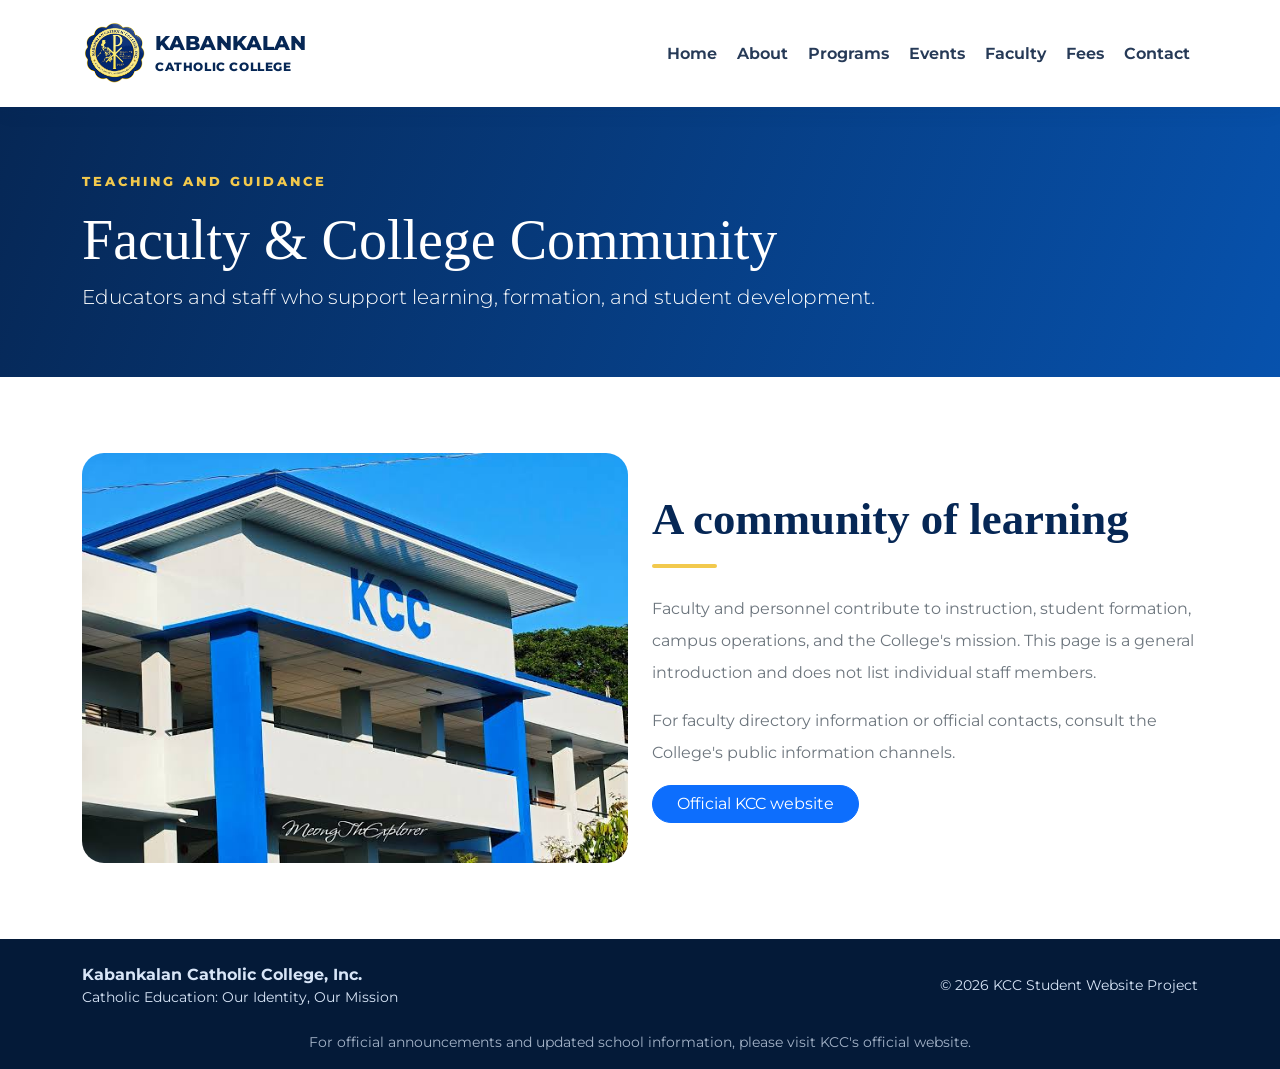
<file: trainers.html>
<!doctype html>
<html lang="en">
<head>
    <meta charset="utf-8">
    <meta name="viewport" content="width=device-width, initial-scale=1">
    <title>Trainers | Kabankalan Catholic College</title>
    <meta name="description" content="Student website project introducing Kabankalan Catholic College.">
    <link rel="preconnect" href="https://fonts.googleapis.com">
    <link rel="preconnect" href="https://fonts.gstatic.com" crossorigin>
    <link href="https://fonts.googleapis.com/css2?family=Montserrat:wght@400;500;600;700;800&display=swap" rel="stylesheet">
    <link href="https://cdn.jsdelivr.net/npm/bootstrap@5.3.3/dist/css/bootstrap.min.css" rel="stylesheet">
    <link href="assets/css/style.css" rel="stylesheet">
</head>
<body class="d-flex flex-column min-vh-100">
    <nav class="navbar navbar-expand-lg sticky-top">
        <div class="container py-2">
            <a class="navbar-brand d-flex align-items-center gap-2" href="index.html" aria-label="Kabankalan Catholic College home">
                 <img class="brand-logo" src="assets/img/kcc-logo.png" alt="Kabankalan Catholic College Logo">
                <span class="brand-name">KABANKALAN<br><small>CATHOLIC COLLEGE</small></span>
            </a>
            <button class="navbar-toggler" type="button" data-bs-toggle="collapse" data-bs-target="#mainNav" aria-controls="mainNav" aria-expanded="false" aria-label="Toggle navigation">
                <span class="navbar-toggler-icon"></span>
            </button>
            <div class="collapse navbar-collapse" id="mainNav">
                <ul class="navbar-nav ms-auto align-items-lg-center gap-lg-1">
                <li class="nav-item"><a class="nav-link" href="index.html">Home</a></li>
                <li class="nav-item"><a class="nav-link" href="about.html">About</a></li>
                <li class="nav-item"><a class="nav-link" href="courses.html">Programs</a></li>
                <li class="nav-item"><a class="nav-link" href="events.html">Events</a></li>
                <li class="nav-item"><a class="nav-link" href="trainers.html">Faculty</a></li>
                <li class="nav-item"><a class="nav-link" href="pricing.html">Fees</a></li>
                <li class="nav-item"><a class="nav-link" href="contact.html">Contact</a></li>
                </ul>
            </div>
        </div>
    </nav>
    <main><header class="pagehero"><div class="container"><p class="eyebrow">Teaching and guidance</p><h1>Faculty & College Community</h1><p class="lead mb-0">Educators and staff who support learning, formation, and student development.</p></div></header><section class="section"><div class="container"><div class="row align-items-center g-4"><div class="col-lg-6"><img class="photo" src="assets/img/kcc-building.jpg" alt="Kabankalan Catholic College building"></div><div class="col-lg-6"><h2 class="section-title">A community of learning</h2><div class="line ms-0"></div><p class="text-secondary lh-lg">Faculty and personnel contribute to instruction, student formation, campus operations, and the College's mission. This page is a general introduction and does not list individual staff members.</p><p class="text-secondary lh-lg">For faculty directory information or official contacts, consult the College's public information channels.</p><a href="https://kcc.edu.ph/" target="_blank" rel="noopener" class="btn btn-primary rounded-pill px-4">Official KCC website</a></div></div></div></section></main>
    <footer class="site-footer mt-auto">
        <div class="container py-4 d-md-flex justify-content-between align-items-center">
            <div><strong>Kabankalan Catholic College, Inc.</strong><div class="small">Catholic Education: Our Identity, Our Mission</div></div>
            <div class="small mt-3 mt-md-0">&copy; <span data-year></span> KCC Student Website Project</div>
        </div>
        <div class="container small text-center pb-3 opacity-75">For official announcements and updated school information, please visit KCC's official website.</div>
    </footer>
    <script src="https://cdn.jsdelivr.net/npm/bootstrap@5.3.3/dist/js/bootstrap.bundle.min.js"></script>
    <script src="assets/js/main.js"></script>
</body>
</html>
</file>
<file: assets/css/style.css>
/* KCC student website project — shared styles */
:root { --blue:#0752ad; --navy:#062755; --gold:#f2c94d; --ink:#1b2f49; --pale:#f3f7fc; }
* { scroll-behavior:smooth; }
body { font-family:Montserrat,Arial,sans-serif; color:var(--ink); }
.navbar { background:#fff; box-shadow:0 3px 20px #06295c14; }
.brandmark { width:48px; height:48px; border-radius:50%; display:grid; place-items:center; background:var(--blue); color:#fff; border:3px solid var(--gold); font-weight:900; }
.brand-logo {
    width: 65px;
    height: 65px;
    object-fit: contain;
    display: block;
}
.brand-name { color:var(--navy); font-weight:800; line-height:1.05; }
.brand-name small { font-size:.72rem; letter-spacing:.6px; }
.nav-link { font-weight:650; color:#263a57!important; }
.nav-link:hover,.nav-link:focus { color:var(--blue)!important; }
.hero { min-height:76vh; display:flex; align-items:center; color:#fff; position:relative; background:url('../img/kcc-building.jpg') center 45%/cover no-repeat; }
.hero::before { content:''; position:absolute; inset:0; background:linear-gradient(90deg,#031a3de8,#052d68b8 50%,#0324502b); }
.hero-content { position:relative; padding:90px 0; max-width:790px; }
.eyebrow { color:var(--gold); letter-spacing:3px; text-transform:uppercase; font-weight:800; font-size:.8rem; }
.hero h1 { font-family:Georgia,serif; font-size:clamp(2.7rem,7vw,5rem); line-height:1.06; }
.hero p { max-width:630px; color:#e8f1ff; line-height:1.85; font-size:1.1rem; }
.btn-gold { background:var(--gold); color:var(--navy); font-weight:800; border:0; border-radius:30px; padding:13px 24px; }
.btn-gold:hover { background:#ffe17b; color:var(--navy); }
.section { padding:76px 0; }
.section-title { font-family:Georgia,serif; color:var(--navy); font-weight:700; font-size:clamp(2rem,4vw,2.8rem); }
.line { width:65px; height:4px; border-radius:5px; background:var(--gold); margin:17px auto 25px; }
.soft { background:var(--pale); }
.cardx { border:0; border-radius:20px; padding:27px; height:100%; box-shadow:0 12px 32px #072e6610; background:#fff; }
.cardx h3 { color:var(--navy); font-weight:800; font-size:1.15rem; }
.icon { width:52px; height:52px; border-radius:15px; background:#e7f0ff; display:grid; place-items:center; font-size:1.5rem; margin-bottom:15px; }
.quote { background:var(--navy); color:#fff; border-radius:24px; padding:35px; }
.quote p { color:#dce9fc; line-height:1.8; }
.photo { width:100%; min-height:320px; max-height:520px; object-fit:cover; border-radius:22px; }
.site-footer { background:#041a38; color:#d8e5f7; }
.site-footer a { color:#d8e5f7; text-decoration:none; }
.site-footer a:hover { color:var(--gold); }
.pagehero { background:linear-gradient(110deg,var(--navy),var(--blue)); color:#fff; padding:65px 0; }
.pagehero h1 { font-family:Georgia,serif; font-size:clamp(2.2rem,5vw,3.5rem); }
.value-pill { border-radius:16px; padding:17px 19px; background:#fff; box-shadow:0 8px 24px #092c5c0b; font-weight:700; height:100%; display:flex; align-items:center; gap:12px; }
.form-control { padding:12px; border-radius:12px; }
.feature-link { display:flex; justify-content:space-between; align-items:center; gap:1rem; padding:20px; height:100%; border-radius:16px; background:#fff; box-shadow:0 8px 24px #092c5c0b; color:var(--navy); font-weight:700; text-decoration:none; }
.feature-link:hover { color:var(--blue); transform:translateY(-2px); }
@media (max-width:767px) { .hero { min-height:75vh; background-position:58% center; } .hero-content { padding:65px 0; } .section { padding:55px 0; } .pagehero { padding:48px 0; } }
</file>
